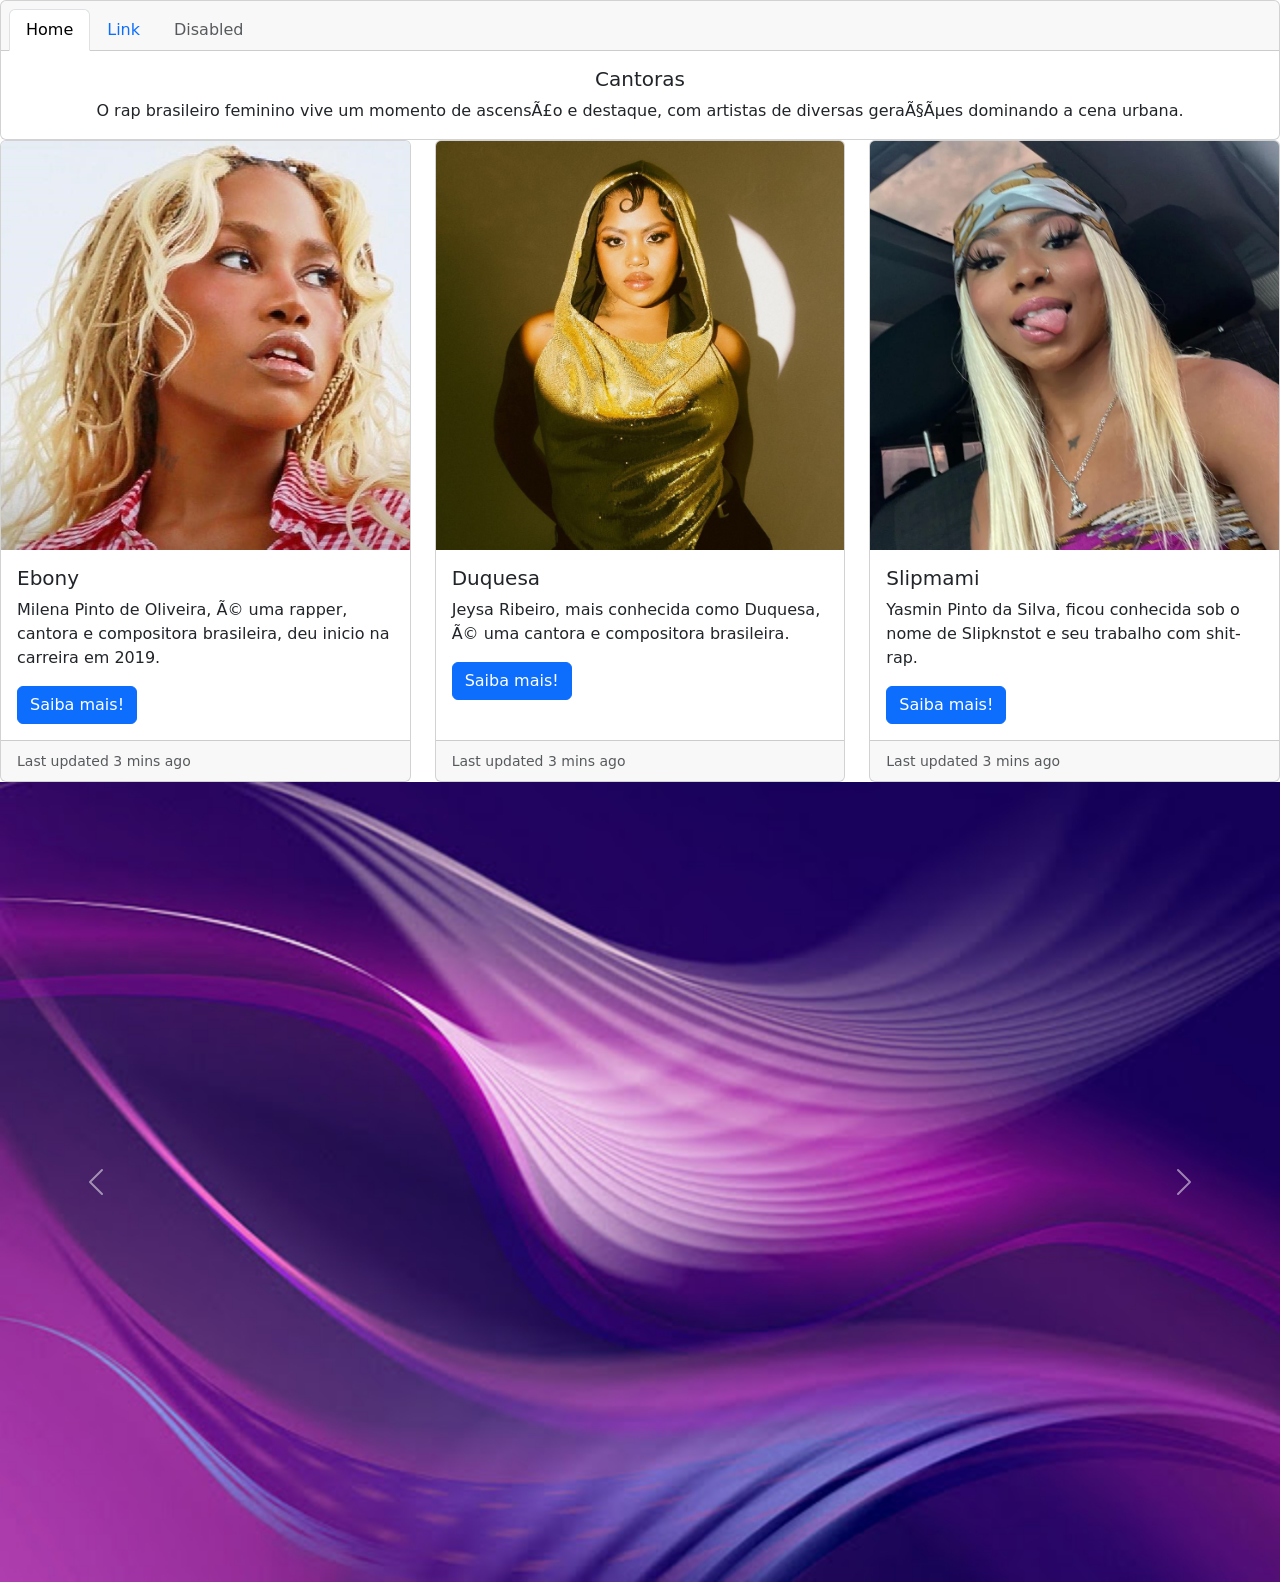
<file: bootstarp/index.html>
<!DOCTYPE html>
<html lang="pt-br">

    <head>

        <meta charset="utf_8">
        <meta name="viewport" content="width=device-width, initial-scale=1.0">
        <link href="https://cdn.jsdelivr.net/npm/bootstrap@5.3.8/dist/css/bootstrap.min.css" 
        rel="stylesheet" integrity="sha384-sRIl4kxILFvY47J16cr9ZwB07vP4J8+LH7qKQnuqkuIAvNWLzeN8tE5YBujZqJLB" crossorigin="anonymous">
        
        <title>Aula bootstrap</title>

    </head>

    <body>

        <script src="https://cdn.jsdelivr.net/npm/bootstrap@5.3.8/dist/js/bootstrap.bundle.min.js" 
        integrity="sha384-FKyoEForCGlyvwx9Hj09JcYn3nv7wiPVlz7YYwJrWVcXK/BmnVDxM+D2scQbITxI" 
        crossorigin="anonymous"></script>

        <div class="card text-center">
            <div class="card-header">
                <ul class="nav nav-tabs card-header-tabs">
                <li class="nav-item">
                    <a class="nav-link active" aria-current="true" href="#">Home</a>
                </li>
                <li class="nav-item">
                    <a class="nav-link" href="#">Link</a>
                </li>
                <li class="nav-item">
                    <a class="nav-link disabled" aria-disabled="true">Disabled</a>
                </li>
                </ul>
            </div>
            <div class="card-body";">
                <h5 class="card-title">Cantoras</h5>
                <p class="card-text">O rap brasileiro feminino vive um momento de ascensão e destaque, com artistas de diversas gerações dominando a cena urbana.</p>
            </div>
        </div>

        <div class="row row-cols-1 row-cols-md-3 g-4">

            <div class="col">
                <div class="card h-100">
                <img src="/img/divaa.jpg" class="card-img-top" alt="ebony">
                <div class="card-body">
                    <h5 class="card-title">Ebony</h5>
                    <p class="card-text">Milena Pinto de Oliveira, é uma rapper, cantora e compositora brasileira, deu inicio na carreira em 2019.</p>
                    <a href="https://www.instagram.com/baddiebony/?hl=pt" class="btn btn-primary">Saiba mais!</a>
                </div>
                <div class="card-footer">
                    <small class="text-body-secondary">Last updated 3 mins ago</small>
                </div>
                </div>
            </div>

            <div class="col">
                <div class="card h-100">
                <img src="/img/diva2.jpg" class="card-img-top" alt="Duquesa">
                <div class="card-body">
                    <h5 class="card-title">Duquesa</h5>
                    <p class="card-text">Jeysa Ribeiro, mais conhecida como Duquesa, é uma cantora e compositora brasileira.</p>
                    <a href="https://www.instagram.com/duquesa/" class="btn btn-primary">Saiba mais!</a> 
                </div>
                <div class="card-footer">
                    <small class="text-body-secondary">Last updated 3 mins ago</small>
                </div>
                </div>
            </div>

            <div class="col">
                <div class="card h-100">
                    <img src="/img/diva4.jpg" class="card-img-top" alt="Slipmami">
                    <div class="card-body">
                        <h5 class="card-title">Slipmami</h5>
                        <p class="card-text">Yasmin Pinto da Silva, ficou conhecida sob o nome de Slipknstot e seu trabalho com shit-rap.</p>
                        <a href="https://soundcloud.com/slipknstot" class="btn btn-primary">Saiba mais!</a>
                    </div>
                    
                    <div class="card-footer">
                        <small class="text-body-secondary">Last updated 3 mins ago</small>
                    </div>
                </div>
            </div>
        </div>


       <div id="carouselExampleAutoplaying" class="carousel slide" data-bs-ride="carousel">
            <div class="carousel-inner">
                <div class="carousel-item active">
                <img src="/img/2.jpg" class="d-block w-100" alt="...">
                </div>
                <div class="carousel-item">
                <img src="/img/1.jpg" class="d-block w-100" alt="...">
                </div>
                <div class="carousel-item">
                <img src="/img/3.jpg" class="d-block w-100" alt="...">
                </div>
            </div>
            <button class="carousel-control-prev" type="button" data-bs-target="#carouselExampleAutoplaying" data-bs-slide="prev">
                <span class="carousel-control-prev-icon" aria-hidden="true"></span>
                <span class="visually-hidden">Previous</span>
            </button>
            <button class="carousel-control-next" type="button" data-bs-target="#carouselExampleAutoplaying" data-bs-slide="next">
                <span class="carousel-control-next-icon" aria-hidden="true"></span>
                <span class="visually-hidden">Next</span>
            </button>
        </div>

    </body>

</html>
</file>
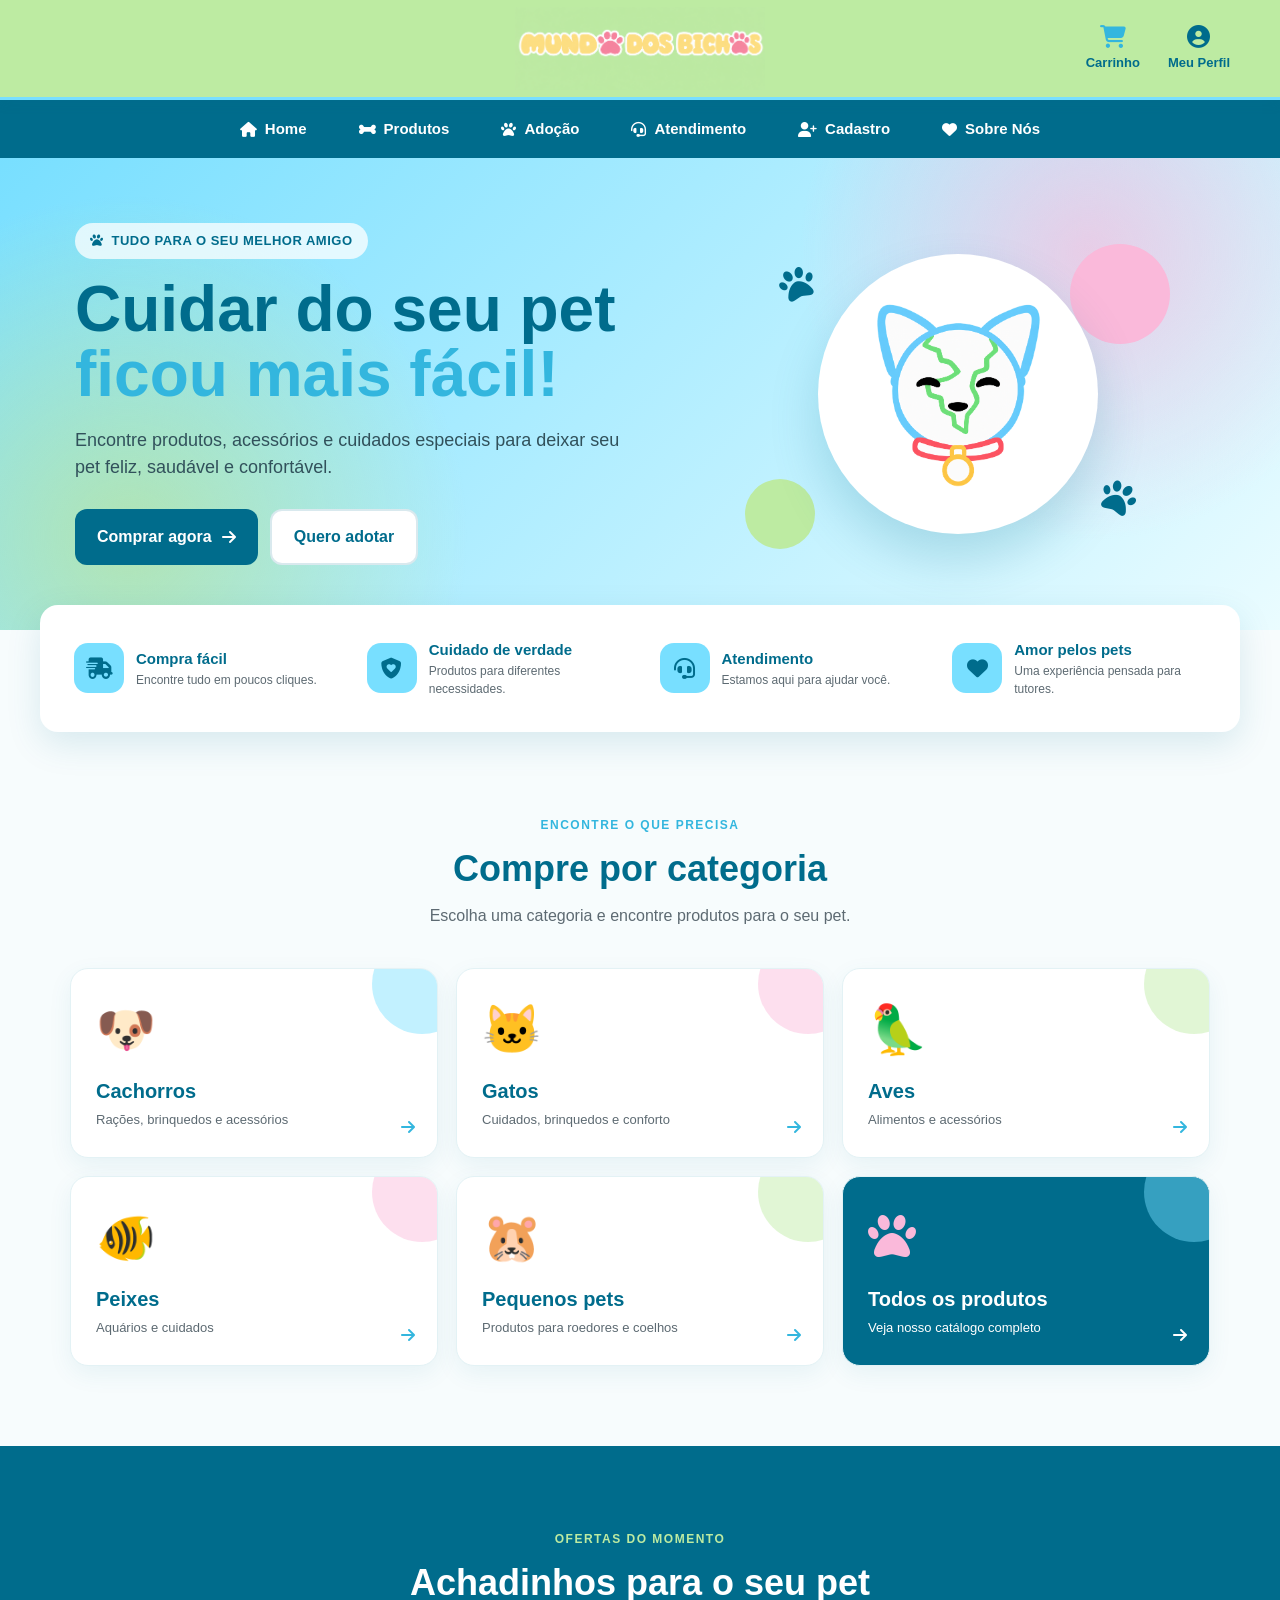
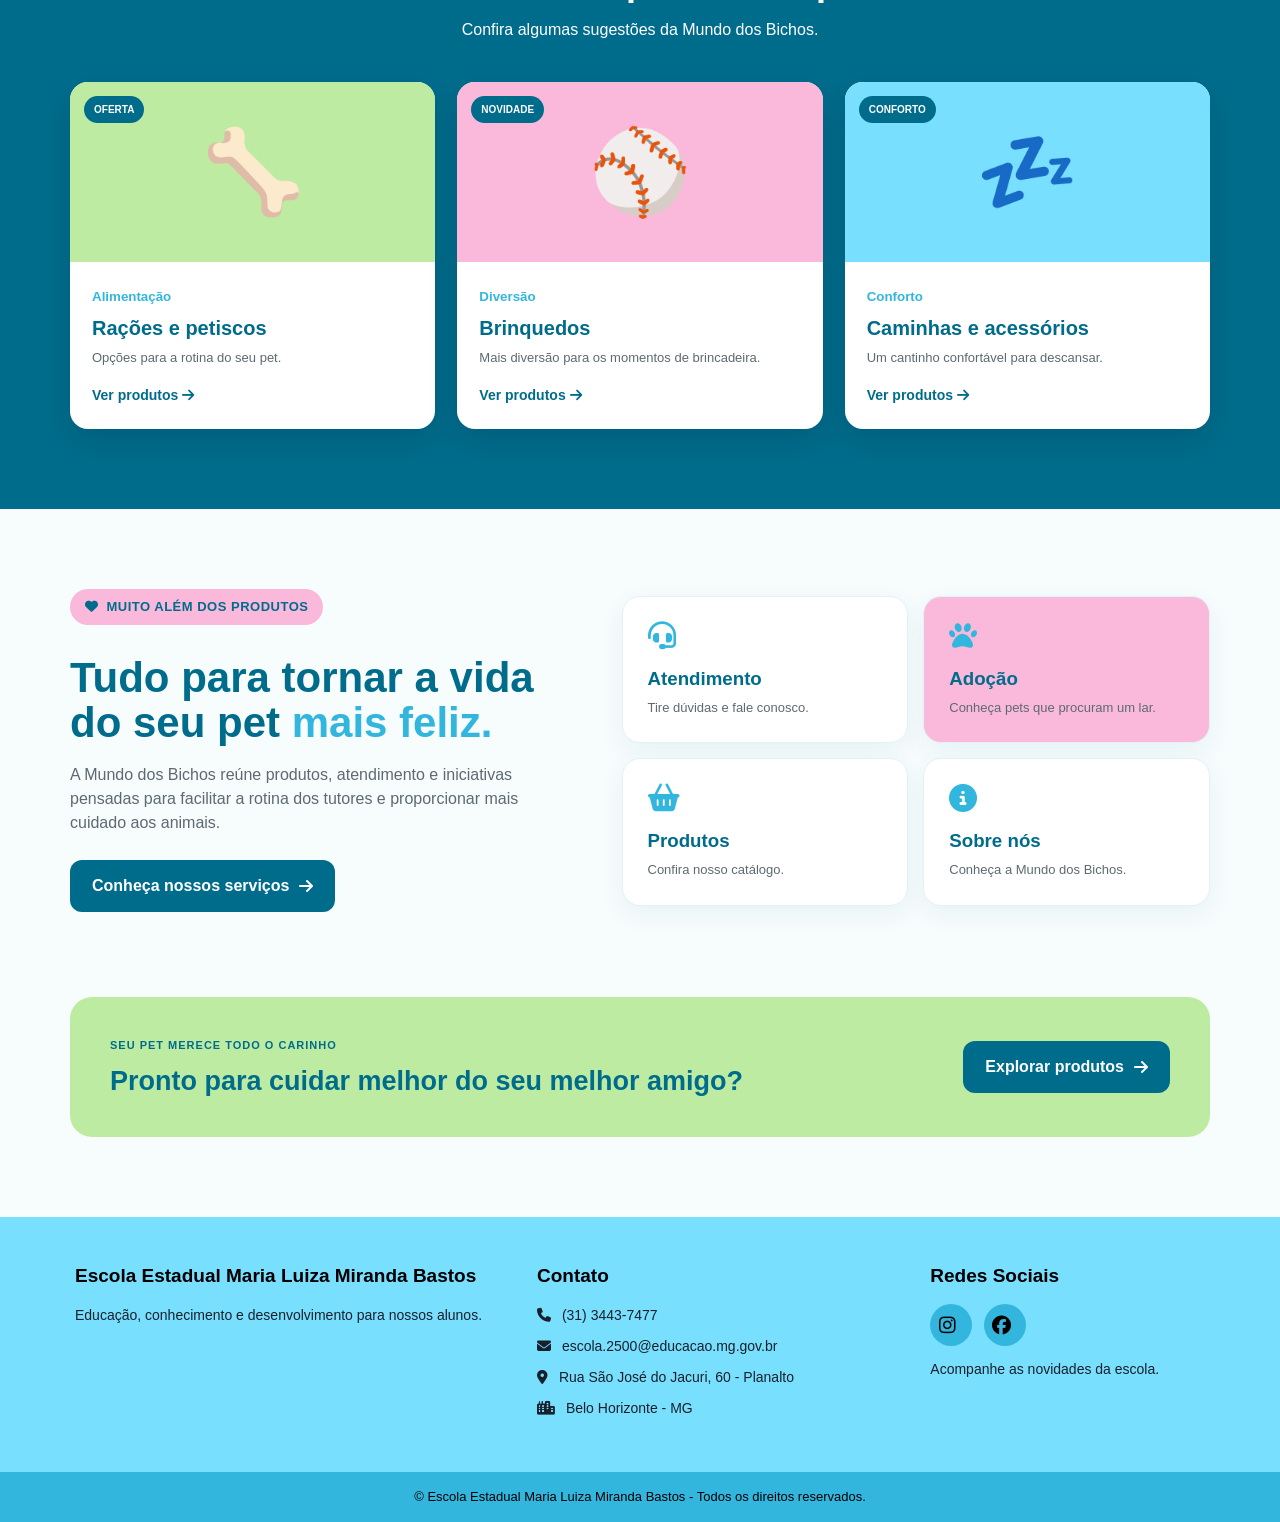
<file: mundo_dos_bichosZIP/mundo_dos_bichos/pagina_inicial/index_inicio - Copia.html>
<!DOCTYPE html>
<html lang="pt-BR">

<head>
    <meta charset="UTF-8">
    <meta name="viewport" content="width=device-width, initial-scale=1.0">

    <title>Mundo dos Bichos | Pet Shop</title>

    <link rel="stylesheet" href="style_inicial.css">

    <link rel="stylesheet" href="https://cdnjs.cloudflare.com/ajax/libs/font-awesome/6.5.1/css/all.min.css">
</head>

<body>

<!-- ================= HEADER ================= -->

<header class="header">

    <a href="../pagina_inicial/index_inicio%20-%20Copia.html" class="logo-container">
        <img src="../img/Logo-MUNDO-%20DOS%20-BICHOS-em-Verde-Pastel.png"
             alt="Mundo dos Bichos">
    </a>

    <div class="header-direito">

        <a href="carrinho.php" class="icone-header">
            <i class="fa-solid fa-cart-shopping"></i>
            <span>Carrinho</span>
        </a>

        <a href="login.php" class="icone-header">
            <i class="fa-solid fa-circle-user"></i>
            <span>Meu Perfil</span>
        </a>

    </div>

</header>


<!-- ================= MENU ================= -->

<nav class="nav">

    <div class="nav-container">

        <a href="../pagina_inicial/index_inicio%20-%20Copia.html" class="nav-link ativo">
            <i class="fa-solid fa-house"></i>
            Home
        </a>

        <a href="../parte-produtos/php-produtos.php" class="nav-link">
            <i class="fa-solid fa-bone"></i>
            Produtos
        </a>

        <a href="../adocao/adocao.html" class="nav-link">
            <i class="fa-solid fa-paw"></i>
            Adoção
        </a>

        <a href="atendimento.php" class="nav-link">
            <i class="fa-solid fa-headset"></i>
            Atendimento
        </a>

        <a href="cadastro.php" class="nav-link">
            <i class="fa-solid fa-user-plus"></i>
            Cadastro
        </a>

        <a href="../sobre_nos/sobre_nos.html" class="nav-link">
            <i class="fa-solid fa-heart"></i>
            Sobre Nós
        </a>

    </div>

</nav>


<main>

    <!-- ================= HERO ================= -->

    <section class="hero">

        <div class="hero-conteudo">

            <div class="hero-texto">

                    <span class="etiqueta">
                        <i class="fa-solid fa-paw"></i>
                        Tudo para o seu melhor amigo
                    </span>

                <h1>
                    Cuidar do seu pet
                    <strong>ficou mais fácil!</strong>
                </h1>

                <p>
                    Encontre produtos, acessórios e cuidados especiais
                    para deixar seu pet feliz, saudável e confortável.
                </p>

                <div class="hero-botoes">

                    <a href="../parte-produtos/php-produtos.php" class="botao-principal">
                        Comprar agora
                        <i class="fa-solid fa-arrow-right"></i>
                    </a>

                    <a href="../adocao/adocao.html" class="botao-secundario">
                        Quero adotar
                    </a>

                </div>

            </div>


            <div class="hero-ilustracao">

                <div class="bolha bolha-1"></div>
                <div class="bolha bolha-2"></div>

                <div class="pet-card">

                    <img src="../img/logo_da_cabeça-do-cachorro.png">

                </div>

                <div class="patinha patinha-1">
                    <i class="fa-solid fa-paw"></i>
                </div>

                <div class="patinha patinha-2">
                    <i class="fa-solid fa-paw"></i>
                </div>

            </div>

        </div>

    </section>


    <!-- ================= BENEFÍCIOS ================= -->

    <section class="beneficios">

        <div class="beneficio">

            <div class="icone-beneficio">
                <i class="fa-solid fa-truck-fast"></i>
            </div>

            <div>
                <h3>Compra fácil</h3>
                <p>Encontre tudo em poucos cliques.</p>
            </div>

        </div>


        <div class="beneficio">

            <div class="icone-beneficio">
                <i class="fa-solid fa-shield-heart"></i>
            </div>

            <div>
                <h3>Cuidado de verdade</h3>
                <p>Produtos para diferentes necessidades.</p>
            </div>

        </div>


        <div class="beneficio">

            <div class="icone-beneficio">
                <i class="fa-solid fa-headset"></i>
            </div>

            <div>
                <h3>Atendimento</h3>
                <p>Estamos aqui para ajudar você.</p>
            </div>

        </div>


        <div class="beneficio">

            <div class="icone-beneficio">
                <i class="fa-solid fa-heart"></i>
            </div>

            <div>
                <h3>Amor pelos pets</h3>
                <p>Uma experiência pensada para tutores.</p>
            </div>

        </div>

    </section>


    <!-- ================= CATEGORIAS ================= -->

    <section class="secao categorias">

        <div class="titulo-secao">

            <span>ENCONTRE O QUE PRECISA</span>

            <h2>Compre por categoria</h2>

            <p>
                Escolha uma categoria e encontre produtos para o seu pet.
            </p>

        </div>


        <div class="categorias-grid">

            <a href="../parte-produtos/php-produtos.php"
               class="categoria-card cachorro">

                <div class="categoria-icone">
                    🐶
                </div>

                <h3>Cachorros</h3>

                <p>
                    Rações, brinquedos e acessórios
                </p>

                <i class="fa-solid fa-arrow-right"></i>

            </a>


            <a href="../parte-produtos/php-produtos.php"
               class="categoria-card gato">

                <div class="categoria-icone">
                    🐱
                </div>

                <h3>Gatos</h3>

                <p>
                    Cuidados, brinquedos e conforto
                </p>

                <i class="fa-solid fa-arrow-right"></i>

            </a>


            <a href="../parte-produtos/php-produtos.php"
               class="categoria-card aves">

                <div class="categoria-icone">
                    🦜
                </div>

                <h3>Aves</h3>

                <p>
                    Alimentos e acessórios
                </p>

                <i class="fa-solid fa-arrow-right"></i>

            </a>


            <a href="../parte-produtos/php-produtos.php"
               class="categoria-card peixes">

                <div class="categoria-icone">
                    🐠
                </div>

                <h3>Peixes</h3>

                <p>
                    Aquários e cuidados
                </p>

                <i class="fa-solid fa-arrow-right"></i>

            </a>


            <a href="../parte-produtos/php-produtos.php"
               class="categoria-card roedores">

                <div class="categoria-icone">
                    🐹
                </div>

                <h3>Pequenos pets</h3>

                <p>
                    Produtos para roedores e coelhos
                </p>

                <i class="fa-solid fa-arrow-right"></i>

            </a>


            <a href="../parte-produtos/php-produtos.php"
               class="categoria-card todos">

                <div class="categoria-icone">
                    <i class="fa-solid fa-paw"></i>
                </div>

                <h3>Todos os produtos</h3>

                <p>
                    Veja nosso catálogo completo
                </p>

                <i class="fa-solid fa-arrow-right"></i>

            </a>

        </div>

    </section>


    <!-- ================= OFERTAS ================= -->

    <section class="secao ofertas">

        <div class="titulo-secao titulo-claro">

            <span>OFERTAS DO MOMENTO</span>

            <h2>
                Achadinhos para o seu pet
            </h2>

            <p>
                Confira algumas sugestões da Mundo dos Bichos.
            </p>

        </div>


        <div class="ofertas-grid">

            <article class="produto-card">

                <div class="produto-imagem produto-racao">

                        <span class="desconto">
                            OFERTA
                        </span>

                    <span class="produto-emoji">
                            🦴
                        </span>

                </div>

                <div class="produto-info">

                    <small>Alimentação</small>

                    <h3>Rações e petiscos</h3>

                    <p>
                        Opções para a rotina do seu pet.
                    </p>

                    <a href="../parte-produtos/php-produtos.php" class="produto-link">
                        Ver produtos
                        <i class="fa-solid fa-arrow-right"></i>
                    </a>

                </div>

            </article>


            <article class="produto-card">

                <div class="produto-imagem produto-brinquedo">

                        <span class="desconto">
                            NOVIDADE
                        </span>

                    <span class="produto-emoji">
                           ⚾
                        </span>

                </div>

                <div class="produto-info">

                    <small>Diversão</small>

                    <h3>Brinquedos</h3>

                    <p>
                        Mais diversão para os momentos de brincadeira.
                    </p>

                    <a href="../parte-produtos/php-produtos.php" class="produto-link">
                        Ver produtos
                        <i class="fa-solid fa-arrow-right"></i>
                    </a>

                </div>

            </article>


            <article class="produto-card">

                <div class="produto-imagem produto-cama">

                        <span class="desconto">
                            CONFORTO
                        </span>

                    <span class="produto-emoji">
                            💤
                        </span>

                </div>

                <div class="produto-info">

                    <small>Conforto</small>

                    <h3>Caminhas e acessórios</h3>

                    <p>
                        Um cantinho confortável para descansar.
                    </p>

                    <a href="../parte-produtos/php-produtos.php" class="produto-link">
                        Ver produtos
                        <i class="fa-solid fa-arrow-right"></i>
                    </a>

                </div>

            </article>

        </div>

    </section>


    <!-- ================= SERVIÇOS ================= -->

    <section class="secao servicos">

        <div class="servicos-conteudo">

            <div class="servicos-texto">

                    <span class="etiqueta rosa">

                        <i class="fa-solid fa-heart"></i>

                        Muito além dos produtos

                    </span>

                <h2>
                    Tudo para tornar a vida do seu pet
                    <strong>mais feliz.</strong>
                </h2>

                <p>
                    A Mundo dos Bichos reúne produtos, atendimento e
                    iniciativas pensadas para facilitar a rotina dos
                    tutores e proporcionar mais cuidado aos animais.
                </p>

                <a href="atendimento.php"
                   class="botao-principal">

                    Conheça nossos serviços

                    <i class="fa-solid fa-arrow-right"></i>

                </a>

            </div>


            <div class="servicos-grid">

                <a href="atendimento.php"
                   class="servico-card">

                    <i class="fa-solid fa-headset"></i>

                    <h3>Atendimento</h3>

                    <p>
                        Tire dúvidas e fale conosco.
                    </p>

                </a>


                <a href="../adocao/adocao.html"
                   class="servico-card destaque">

                    <i class="fa-solid fa-paw"></i>

                    <h3>Adoção</h3>

                    <p>
                        Conheça pets que procuram um lar.
                    </p>

                </a>


                <a href="../parte-produtos/php-produtos.php"
                   class="servico-card">

                    <i class="fa-solid fa-basket-shopping"></i>

                    <h3>Produtos</h3>

                    <p>
                        Confira nosso catálogo.
                    </p>

                </a>


                <a href="../sobre_nos/sobre_nos.html"
                   class="servico-card">

                    <i class="fa-solid fa-circle-info"></i>

                    <h3>Sobre nós</h3>

                    <p>
                        Conheça a Mundo dos Bichos.
                    </p>

                </a>

            </div>

        </div>

    </section>


    <!-- ================= CTA ================= -->

    <section class="cta">

        <div>

                <span>
                    SEU PET MERECE TODO O CARINHO
                </span>

            <h2>
                Pronto para cuidar melhor
                do seu melhor amigo?
            </h2>

        </div>

        <a href="../parte-produtos/php-produtos.php"
           class="cta-botao">

            Explorar produtos

            <i class="fa-solid fa-arrow-right"></i>

        </a>

    </section>

</main>


<!-- ================= FOOTER ================= -->

<footer class="footer">

    <div class="footer-container">


        <div class="footer-section">

            <h3>
                Escola Estadual Maria Luiza Miranda Bastos
            </h3>

            <p>
                Educação, conhecimento e desenvolvimento
                para nossos alunos.
            </p>

        </div>


        <div class="footer-section">

            <h3>Contato</h3>

            <p>
                <i class="fa-solid fa-phone"></i>
                (31) 3443-7477
            </p>

            <p>
                <i class="fa-solid fa-envelope"></i>
                escola.2500@educacao.mg.gov.br
            </p>

            <p>
                <i class="fa-solid fa-location-dot"></i>
                Rua São José do Jacuri, 60 - Planalto
            </p>

            <p>
                <i class="fa-solid fa-city"></i>
                Belo Horizonte - MG
            </p>

        </div>


        <div class="footer-section">

            <h3>Redes Sociais</h3>

            <div class="social-icons">

                <a href="#"
                   aria-label="Instagram">

                    <i class="fa-brands fa-instagram"></i>

                </a>

                <a href="https://www.facebook.com/pages/Escola-Estadual-Maria-Luiza-Miranda-Bastos/196619360362700"
                   target="_blank"
                   aria-label="Facebook">

                    <i class="fa-brands fa-facebook"></i>

                </a>

            </div>

            <p class="redes-texto">
                Acompanhe as novidades da escola.
            </p>

        </div>

    </div>


    <div class="footer-bottom">

        <p>
            &copy;
            <?php echo date("Y"); ?>
            Escola Estadual Maria Luiza Miranda Bastos -
            Todos os direitos reservados.
        </p>

    </div>

</footer>

</body>

</html>
</file>
<file: mundo_dos_bichosZIP/mundo_dos_bichos/pagina_inicial/style_inicial.css>
:root {

    --azul-claro: #78dfff;
    --azul: #33b6de;
    --azul-escuro: #006c8c;

    --verde: #bdeba2;
    --rosa: #FAB9DA;

    --branco: #ffffff;
    --preto: #17212b;
    --cinza: #5d6a72;

    --fundo: #f7fcfd;
}


* {
    margin: 0;
    padding: 0;
    box-sizing: border-box;
}


html {
    scroll-behavior: smooth;
}


body {

    font-family: 'Segoe UI', Arial, sans-serif;

    color: var(--preto);

    background: var(--fundo);

    line-height: 1.5;
}


a {
    color: inherit;
    text-decoration: none;
}


/* =========================================
   HEADER
========================================= */

.header {
    height: 100px;
    background-color: #bdeba2;
    display: flex;
    align-items: center;
    justify-content: center;
    position: relative;
    padding: 0 50px;
    border-bottom: 3px solid #78dfff;
    box-shadow: 0 3px 12px rgba(0, 108, 140, 0.12);
}

.header-esquerdo {
    position: absolute;
    left: 50px;
    color: #006c8c;
    font-size: 14px;
    font-weight: bold;
}

.logo-pequeno {
    width: 103px;
    height: 82px;
    object-fit: contain;
}

.logo-container {
    display: flex;
    align-items: center;
    justify-content: center;
}

.logo-container img {
    width: 250px;
    height: 92px;
    object-fit: contain;
}

.header-direito {
    position: absolute;
    right: 50px;
    display: flex;
    align-items: center;
    gap: 28px;
}

.icone-header {
    display: flex;
    flex-direction: column;
    align-items: center;
    gap: 5px;
    text-decoration: none;
    color: #006c8c;
    font-size: 13px;
    font-weight: bold;
    transition: 0.3s;
}

.icone-header i {
    font-size: 23px;
}

.icone-header:hover {
    color: #33b6de;
    transform: translateY(-2px);
}

.icone-header:first-child i {
    color: #33b6de;
}

.perfil i {
    color: #006c8c;
}

.perfil:hover i {
    color: #FAB9DA;
}


/* =========================================
   MENU
========================================= */

.nav {
    background-color: #006c8c;
    width: 100%;
    box-shadow: 0 3px 8px rgba(0, 108, 140, 0.2);
}

.nav-container {
    min-height: 58px;
    display: flex;
    justify-content: center;
    align-items: center;
    gap: 8px;
}

.nav-link {
    height: 58px;
    padding: 0 22px;
    display: flex;
    align-items: center;
    gap: 8px;
    text-decoration: none;
    color: white;
    font-size: 15px;
    font-weight: bold;
    transition: 0.3s;
    position: relative;
}

.nav-link i {
    font-size: 15px;
}

.nav-link:hover {
    background-color: #33b6de;
    color: white;
}

.nav-link::after {
    content: "";
    position: absolute;
    bottom: 0;
    left: 50%;
    width: 0;
    height: 4px;
    background-color: #FAB9DA;
    transition: 0.3s;
    transform: translateX(-50%);
}

.nav-link:hover::after {
    width: 70%;
}


/* =========================================
   RESPONSIVO DO HEADER
========================================= */

@media (max-width: 900px) {

    .header-esquerdo {
        display: none;
    }

    .header {
        padding: 0 20px;
    }

    .header-direito {
        right: 20px;
    }

    .logo span {
        display: none;
    }

    .nav-container {
        flex-wrap: wrap;
        gap: 0;
    }

    .nav-link {
        padding: 0 12px;
        font-size: 13px;
    }
}


@media (max-width: 600px) {

    .header {
        height: 85px;
    }

    .header-direito {
        gap: 15px;
    }

    .icone-header span {
        display: none;
    }

    .icone-header i {
        font-size: 22px;
    }

    .logo-icone {
        width: 43px;
        height: 43px;
    }

    .nav {
        overflow-x: auto;
    }

    .nav-container {
        width: max-content;
        flex-wrap: nowrap;
    }

    .nav-link {
        height: 50px;
        padding: 0 14px;
    }
}


/* =========================================
   HERO
========================================= */

.hero {

    background:

            radial-gradient(
                    circle at 85% 20%,
                    rgba(250, 185, 218, 0.65),
                    transparent 25%
            ),

            radial-gradient(
                    circle at 10% 80%,
                    rgba(185, 227, 154, 0.75),
                    transparent 28%
            ),

            linear-gradient(
                    135deg,
                    var(--azul-claro),
                    #eafcff
            );

    overflow: hidden;
}


.hero-conteudo {

    max-width: 1200px;

    min-height: 450px;

    margin: 0 auto;

    padding: 65px 35px;

    display: grid;

    grid-template-columns: 1.1fr 0.9fr;

    align-items: center;

    gap: 30px;
}


.hero-texto {

    max-width: 650px;
}


.etiqueta {

    display: inline-flex;

    align-items: center;

    gap: 8px;

    padding: 8px 15px;

    border-radius: 30px;

    background: rgba(255, 255, 255, 0.75);

    color: var(--azul-escuro);

    font-size: 13px;

    font-weight: 800;

    text-transform: uppercase;

    letter-spacing: 0.5px;

    margin-bottom: 18px;
}


.etiqueta.rosa {

    background: var(--rosa);
}


.hero h1 {

    color: var(--azul-escuro);

    font-size: clamp(40px, 5vw, 65px);

    line-height: 1.02;

    margin-bottom: 20px;
}


.hero h1 strong {

    display: block;

    color: var(--azul);
}


.hero-texto > p {

    color: #31515b;

    font-size: 18px;

    max-width: 570px;

    margin-bottom: 28px;
}


.hero-botoes {

    display: flex;

    gap: 12px;

    flex-wrap: wrap;
}


.botao-principal,
.botao-secundario,
.cta-botao {

    display: inline-flex;

    align-items: center;

    justify-content: center;

    gap: 10px;

    padding: 14px 22px;

    border-radius: 12px;

    font-weight: 800;

    transition: 0.25s;
}


.botao-principal {

    background: var(--azul-escuro);

    color: white;
}


.botao-principal:hover {

    background: var(--azul);

    transform: translateY(-2px);
}


.botao-secundario {

    background: white;

    color: var(--azul-escuro);

    border: 2px solid rgba(0, 108, 140, 0.15);
}


.botao-secundario:hover {

    border-color: var(--azul);

    transform: translateY(-2px);
}


/* Ilustração */

.hero-ilustracao {

    min-height: 330px;

    position: relative;

    display: flex;

    align-items: center;

    justify-content: center;
}


.pet-card {
    width: 280px;
    height: 280px;
    border-radius: 50%;
    background: white;

    box-shadow:
            0 25px 50px rgba(0, 108, 140, 0.20);

    display: flex;
    align-items: center;
    justify-content: center;

    position: relative;
    z-index: 2;

    text-align: center;
    padding: 25px;
}

.pet-card img {
    width: 210px;
    height: 210px;
    object-fit: contain;
    display: block;
}

.pet-logo {
    width: 215px;
    height: 215px;
    object-fit: contain;
    display: block;
    max-width: 100%;
    max-height: 100%;
}

.pet-card span {

    font-size: 105px;

    line-height: 1;

    margin-bottom: 12px;
}


.pet-card strong {

    color: var(--azul-escuro);

    font-size: 19px;
}


.pet-card small {

    color: var(--cinza);

    margin-top: 5px;
}


.bolha {

    position: absolute;

    border-radius: 50%;
}


.bolha-1 {

    width: 100px;

    height: 100px;

    background: var(--rosa);

    top: 15px;

    right: 35px;
}


.bolha-2 {

    width: 70px;

    height: 70px;

    background: var(--verde);

    bottom: 10px;

    left: 35px;
}


.patinha {

    position: absolute;

    color: var(--azul-escuro);

    font-size: 35px;

    z-index: 3;
}


.patinha-1 {

    top: 30px;

    left: 70px;

    transform: rotate(-20deg);
}


.patinha-2 {

    bottom: 35px;

    right: 70px;

    transform: rotate(25deg);
}


/* =========================================
   BENEFÍCIOS
========================================= */

.beneficios {

    max-width: 1200px;

    margin: -25px auto 0;

    position: relative;

    z-index: 5;

    background: white;

    border-radius: 18px;

    box-shadow:
            0 12px 35px rgba(0, 108, 140, 0.13);

    padding: 22px;

    display: grid;

    grid-template-columns: repeat(4, 1fr);

    gap: 15px;
}


.beneficio {

    display: flex;

    align-items: center;

    gap: 12px;

    padding: 12px;
}


.icone-beneficio {

    min-width: 50px;

    height: 50px;

    border-radius: 14px;

    background: var(--azul-claro);

    color: var(--azul-escuro);

    display: flex;

    align-items: center;

    justify-content: center;

    font-size: 21px;
}


.beneficio h3 {

    color: var(--azul-escuro);

    font-size: 15px;
}


.beneficio p {

    color: var(--cinza);

    font-size: 12px;
}


/* =========================================
   SEÇÕES
========================================= */

.secao {

    max-width: 1200px;

    margin: 0 auto;

    padding: 80px 30px;
}


.titulo-secao {

    text-align: center;

    margin-bottom: 40px;
}


.titulo-secao > span {

    color: var(--azul);

    font-size: 12px;

    font-weight: 900;

    letter-spacing: 1.5px;
}


.titulo-secao h2 {

    color: var(--azul-escuro);

    font-size: 36px;

    margin: 6px 0 8px;
}


.titulo-secao p {

    color: var(--cinza);
}


/* =========================================
   CATEGORIAS
========================================= */

.categorias-grid {

    display: grid;

    grid-template-columns: repeat(3, 1fr);

    gap: 18px;
}


.categoria-card {

    min-height: 190px;

    padding: 25px;

    border-radius: 18px;

    background: white;

    border: 1px solid #e3f2f5;

    box-shadow:
            0 8px 25px rgba(0, 108, 140, 0.07);

    position: relative;

    overflow: hidden;

    transition: 0.25s;
}


.categoria-card::before {

    content: "";

    width: 100px;

    height: 100px;

    position: absolute;

    right: -35px;

    top: -35px;

    border-radius: 50%;

    background: var(--azul-claro);

    opacity: 0.45;
}


.categoria-card:hover {

    transform: translateY(-6px);

    box-shadow:
            0 16px 35px rgba(0, 108, 140, 0.14);

    border-color: var(--azul-claro);
}


.categoria-icone {

    font-size: 48px;

    margin-bottom: 10px;

    position: relative;

    z-index: 1;
}


.categoria-card h3 {

    color: var(--azul-escuro);

    font-size: 20px;
}


.categoria-card p {

    color: var(--cinza);

    font-size: 13px;

    max-width: 210px;

    margin-top: 4px;
}


.categoria-card > i {

    position: absolute;

    right: 22px;

    bottom: 22px;

    color: var(--azul);
}


.gato::before,
.peixes::before {

    background: var(--rosa);
}


.aves::before,
.roedores::before {

    background: var(--verde);
}


.todos {

    background: var(--azul-escuro);
}


.todos h3,
.todos p,
.todos > i {

    color: white;
}


.todos .categoria-icone {

    color: var(--rosa);
}


/* =========================================
   OFERTAS
========================================= */

.ofertas {

    max-width: none;

    background: var(--azul-escuro);

    padding-left: max(
            30px,
            calc((100% - 1140px) / 2)
    );

    padding-right: max(
            30px,
            calc((100% - 1140px) / 2)
    );
}


.titulo-claro h2,
.titulo-claro p {

    color: white;
}


.titulo-claro > span {

    color: var(--verde);
}


.ofertas-grid {

    display: grid;

    grid-template-columns: repeat(3, 1fr);

    gap: 22px;
}


.produto-card {

    background: white;

    border-radius: 18px;

    overflow: hidden;

    box-shadow:
            0 12px 30px rgba(0, 0, 0, 0.12);

    transition: 0.25s;
}


.produto-card:hover {

    transform: translateY(-5px);
}


.produto-imagem {

    height: 180px;

    display: flex;

    align-items: center;

    justify-content: center;

    position: relative;
}


.produto-racao {

    background: var(--verde);
}


.produto-brinquedo {

    background: var(--rosa);
}


.produto-cama {

    background: var(--azul-claro);
}


.produto-emoji {

    font-size: 82px;
}


.desconto {

    position: absolute;

    top: 14px;

    left: 14px;

    padding: 6px 10px;

    border-radius: 20px;

    background: var(--azul-escuro);

    color: white;

    font-size: 10px;

    font-weight: 900;
}


.produto-info {

    padding: 22px;
}


.produto-info small {

    color: var(--azul);

    font-weight: 800;
}


.produto-info h3 {

    color: var(--azul-escuro);

    font-size: 20px;

    margin: 5px 0;
}


.produto-info p {

    color: var(--cinza);

    font-size: 13px;

    margin-bottom: 16px;
}


.produto-link {

    color: var(--azul-escuro);

    font-weight: 800;

    font-size: 14px;
}


.produto-link:hover {

    color: var(--azul);
}


/* =========================================
   SERVIÇOS
========================================= */

.servicos {

    padding-bottom: 85px;
}


.servicos-conteudo {

    display: grid;

    grid-template-columns: 0.9fr 1.1fr;

    gap: 70px;

    align-items: center;
}


.servicos-texto h2 {

    color: var(--azul-escuro);

    font-size: 42px;

    line-height: 1.08;

    margin: 12px 0 18px;
}


.servicos-texto h2 strong {

    color: var(--azul);
}


.servicos-texto > p {

    color: var(--cinza);

    max-width: 520px;

    margin-bottom: 25px;
}


.servicos-grid {

    display: grid;

    grid-template-columns: repeat(2, 1fr);

    gap: 15px;
}


.servico-card {

    background: white;

    border-radius: 18px;

    padding: 25px;

    border: 1px solid #e3f2f5;

    box-shadow:
            0 8px 25px rgba(0, 108, 140, 0.07);

    transition: 0.25s;
}


.servico-card:hover {

    transform: translateY(-5px);

    border-color: var(--azul);
}


.servico-card i {

    color: var(--azul);

    font-size: 28px;

    margin-bottom: 15px;
}


.servico-card h3 {

    color: var(--azul-escuro);
}


.servico-card p {

    color: var(--cinza);

    font-size: 13px;

    margin-top: 5px;
}


.servico-card.destaque {

    background: var(--rosa);
}


/* =========================================
   CTA
========================================= */

.cta {

    max-width: 1140px;

    margin: 0 auto 80px;

    padding: 35px 40px;

    border-radius: 22px;

    background: var(--verde);

    display: flex;

    align-items: center;

    justify-content: space-between;

    gap: 25px;
}


.cta span {

    color: var(--azul-escuro);

    font-size: 11px;

    font-weight: 900;

    letter-spacing: 1px;
}


.cta h2 {

    color: var(--azul-escuro);

    font-size: 27px;

    margin-top: 5px;
}


.cta-botao {

    background: var(--azul-escuro);

    color: white;

    white-space: nowrap;
}


.cta-botao:hover {

    background: var(--azul);

    transform: translateY(-2px);
}


/* =========================================
   FOOTER
========================================= */

.footer {

    background: var(--azul-claro);

    color: #000;

    width: 100%;
}


.footer-container {

    max-width: 1200px;

    margin: 0 auto;

    padding: 45px 35px;

    display: grid;

    grid-template-columns: 1.2fr 1fr 0.8fr;

    gap: 50px;
}


.footer-section h3 {

    font-size: 19px;

    color: #000;

    margin-bottom: 14px;
}


.footer-section p {

    color: #17212b;

    font-size: 14px;

    line-height: 1.7;

    margin-bottom: 7px;
}


.footer-section i {

    margin-right: 7px;
}


.social-icons {

    display: flex;

    gap: 12px;

    margin: 10px 0 12px;
}


.social-icons a {

    width: 42px;

    height: 42px;

    border-radius: 50%;

    background: var(--azul);

    color: #000;

    display: flex;

    align-items: center;

    justify-content: center;

    font-size: 19px;

    transition: 0.25s;
}


.social-icons a:hover {

    background: white;

    transform: translateY(-3px);
}


.footer-bottom {

    background: var(--azul);

    text-align: center;

    padding: 15px 20px;
}


.footer-bottom p {

    margin: 0;

    color: #000;

    font-size: 13px;
}


/* =========================================
   RESPONSIVIDADE
========================================= */

@media (max-width: 950px) {

    .header {

        padding: 8px 20px;
    }


    .header-esquerdo {

        left: 20px;
    }


    .header-direito {

        right: 20px;

        gap: 15px;
    }


    .hero-conteudo {

        grid-template-columns: 1fr;

        text-align: center;
    }


    .hero-texto {

        margin: auto;
    }


    .hero-botoes,
    .etiqueta {

        justify-content: center;
    }


    .hero-ilustracao {

        min-height: 290px;
    }


    .beneficios {

        grid-template-columns: repeat(2, 1fr);

        margin-left: 20px;

        margin-right: 20px;
    }


    .categorias-grid,
    .ofertas-grid {

        grid-template-columns: repeat(2, 1fr);
    }


    .servicos-conteudo {

        grid-template-columns: 1fr;
    }


    .footer-container {

        grid-template-columns: 1fr 1fr;
    }

}


@media (max-width: 650px) {

    .header {

        min-height: 82px;
    }


    .logo-pequeno {

        width: 70px;

        height: 65px;
    }


    .logo-container img {

        width: 170px;

        height: 65px;
    }


    .icone-header span {

        display: none;
    }


    .header-direito {

        gap: 12px;
    }


    .icone-header i {

        font-size: 21px;
    }


    .nav {

        overflow-x: auto;
    }


    .nav-container {

        width: max-content;

        justify-content: flex-start;
    }


    .nav-link {

        min-height: 50px;

        padding: 0 15px;

        font-size: 13px;
    }


    .hero-conteudo {

        padding: 45px 22px;
    }


    .hero h1 {

        font-size: 42px;
    }


    .hero-texto > p {

        font-size: 16px;
    }


    .pet-card {

        width: 235px;

        height: 235px;
    }


    .pet-card span {

        font-size: 75px;
    }


    .beneficios {

        grid-template-columns: 1fr;
    }


    .secao {

        padding: 60px 20px;
    }


    .titulo-secao h2 {

        font-size: 29px;
    }


    .categorias-grid,
    .ofertas-grid,
    .servicos-grid {

        grid-template-columns: 1fr;
    }


    .servicos-texto h2 {

        font-size: 34px;
    }


    .cta {

        margin: 0 20px 60px;

        padding: 28px 24px;

        flex-direction: column;

        align-items: flex-start;
    }


    .cta h2 {

        font-size: 23px;
    }


    .footer-container {

        grid-template-columns: 1fr;

        text-align: center;
    }


    .social-icons {

        justify-content: center;
    }

}
</file>
